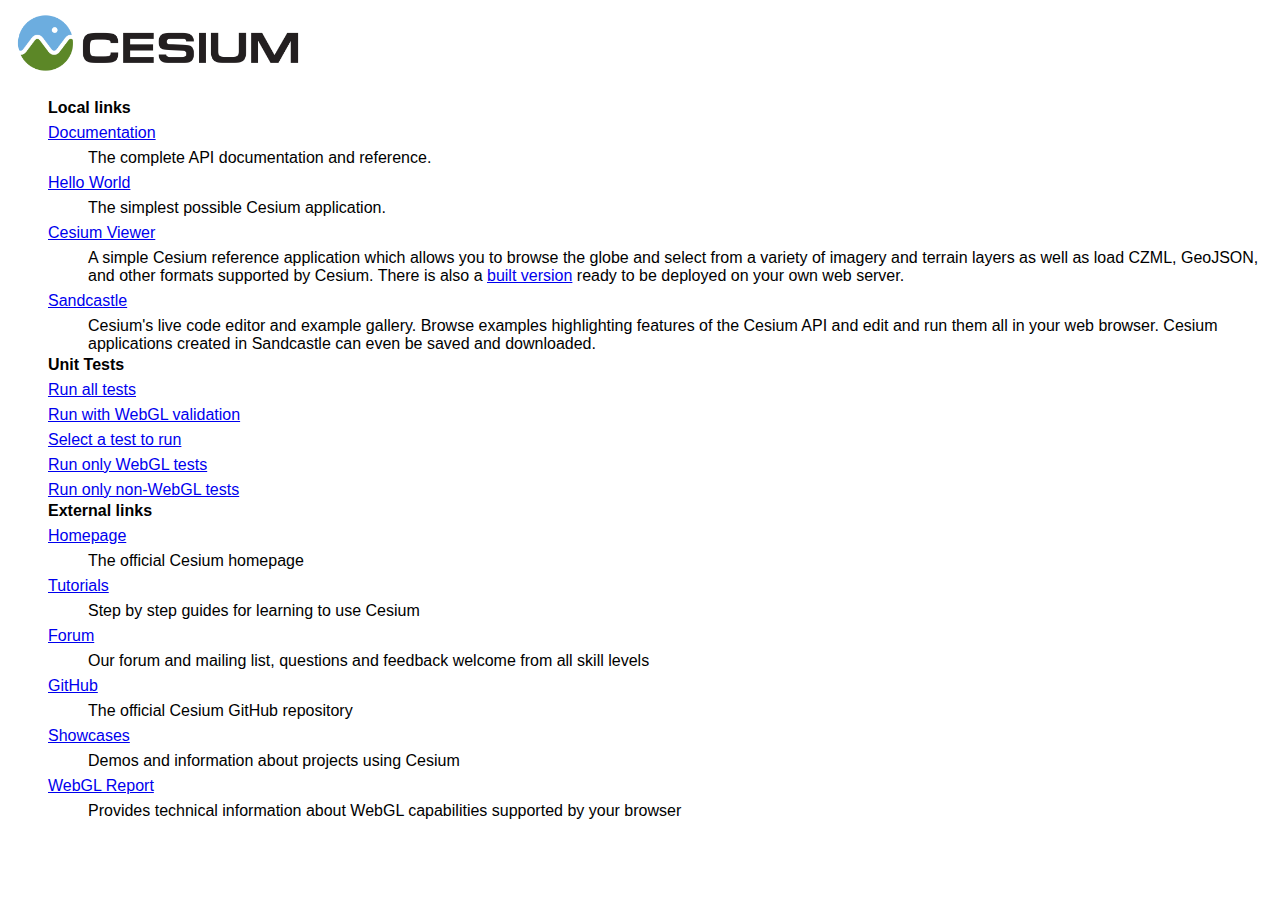
<file: annotation/static/TrackAnnot/resources/libs/Cesium-1.14/index.html>
<!doctype html>
<html>
<head>
<title>Cesium</title>
<link rel="shortcut icon" href="favicon.ico" type="image/x-icon" />
<style>
body {
    font-family: sans-serif;
}

dt {
    margin-top: 7px;
}

dd {
    margin-top: 7px;
}

li {
    margin-top: 3px;
}

ul {
    list-style-type: none;
}
</style>
</head>
<body>
  <div>
    <img src="logo.png" style='width: 50%; max-width: 300px' />
    <ul>
      <li><b>Local links</b>
        <dl>
          <dt>
            <a href="Build/Documentation/index.html">Documentation</a>
          </dt>
          <dd>The complete API documentation and reference.</dd>
          <dt>
            <a href="Apps/HelloWorld.html">Hello World</a>
          </dt>
          <dd>
            The simplest possible Cesium application.
          </dd>
          <dt>
            <a href="Apps/CesiumViewer/index.html">Cesium Viewer</a>
          </dt>
          <dd>
            A simple Cesium reference application which allows you to browse the globe and select from a variety of imagery and terrain
            layers as well as load CZML, GeoJSON, and other formats supported by Cesium. There is also a <a
              href="Build/Apps/CesiumViewer/index.html">built version</a> ready to be deployed on your own web server.
          </dd>
          <dt>
            <a href="Apps/Sandcastle/index.html">Sandcastle</a>
          </dt>
          <dd>Cesium's live code editor and example gallery. Browse examples highlighting features of the Cesium API and edit and run
            them all in your web browser. Cesium applications created in Sandcastle can even be saved and downloaded.</dd>
        </dl>
      <li><b>Unit Tests</b>
        <dl>
          <dt>
            <a href="Specs/SpecRunner.html">Run all tests</a>
          </dt>
          <dt>
            <a href="Specs/SpecRunner.html?webglValidation">Run with WebGL validation</a>
          </dt>
          <dt>
            <a href="Specs/SpecRunner.html?category=none">Select a test to run</a>
          </dt>
          <dt>
            <a href="Specs/SpecRunner.html?category=WebGL">Run only WebGL tests</a>
          </dt>
          <dt>
            <a href="Specs/SpecRunner.html?category=All&amp;not=WebGL">Run only non-WebGL tests</a>
          </dt>
        </dl></li>
      <li><b>External links</b>
        <dl>
          <dt>
            <a href="//cesiumjs.org">Homepage</a>
          </dt>
          <dd>The official Cesium homepage</dd>
          <dt>
            <a href="//cesiumjs.org/tutorials.html">Tutorials</a>
          </dt>
          <dd>Step by step guides for learning to use Cesium</dd>
          <dt>
            <a href="//cesiumjs.org/forum.html">Forum</a>
          </dt>
          <dd>Our forum and mailing list, questions and feedback welcome from all skill levels</dd>
          <dt>
            <a href="//github.com/AnalyticalGraphicsInc/cesium">GitHub</a>
          </dt>
          <dd>The official Cesium GitHub repository</dd>
          <dt>
            <a href="//cesiumjs.org/demos.html">Showcases</a>
          </dt>
          <dd>Demos and information about projects using Cesium</dd>
          <dt>
            <a href="http://webglreport.com/">WebGL Report</a>
          </dt>
          <dd>Provides technical information about WebGL capabilities supported by your browser</dd>
        </dl></li>
    </ul>
  </div>
  <script type="text/javascript">
      if (window.location.protocol === 'file:') {
          document.body.innerHTML = ""
          document.write('<p><b>This file must be hosted in a web server.</br>');
          document.write('See our <a href="https://cesiumjs.org/2013/04/12/Cesium-up-and-running/">Getting Started</a> ');
          document.write('tutorial for a step-by-step guide.</b></p>');
      }
  </script>
</body>
</html>
</file>
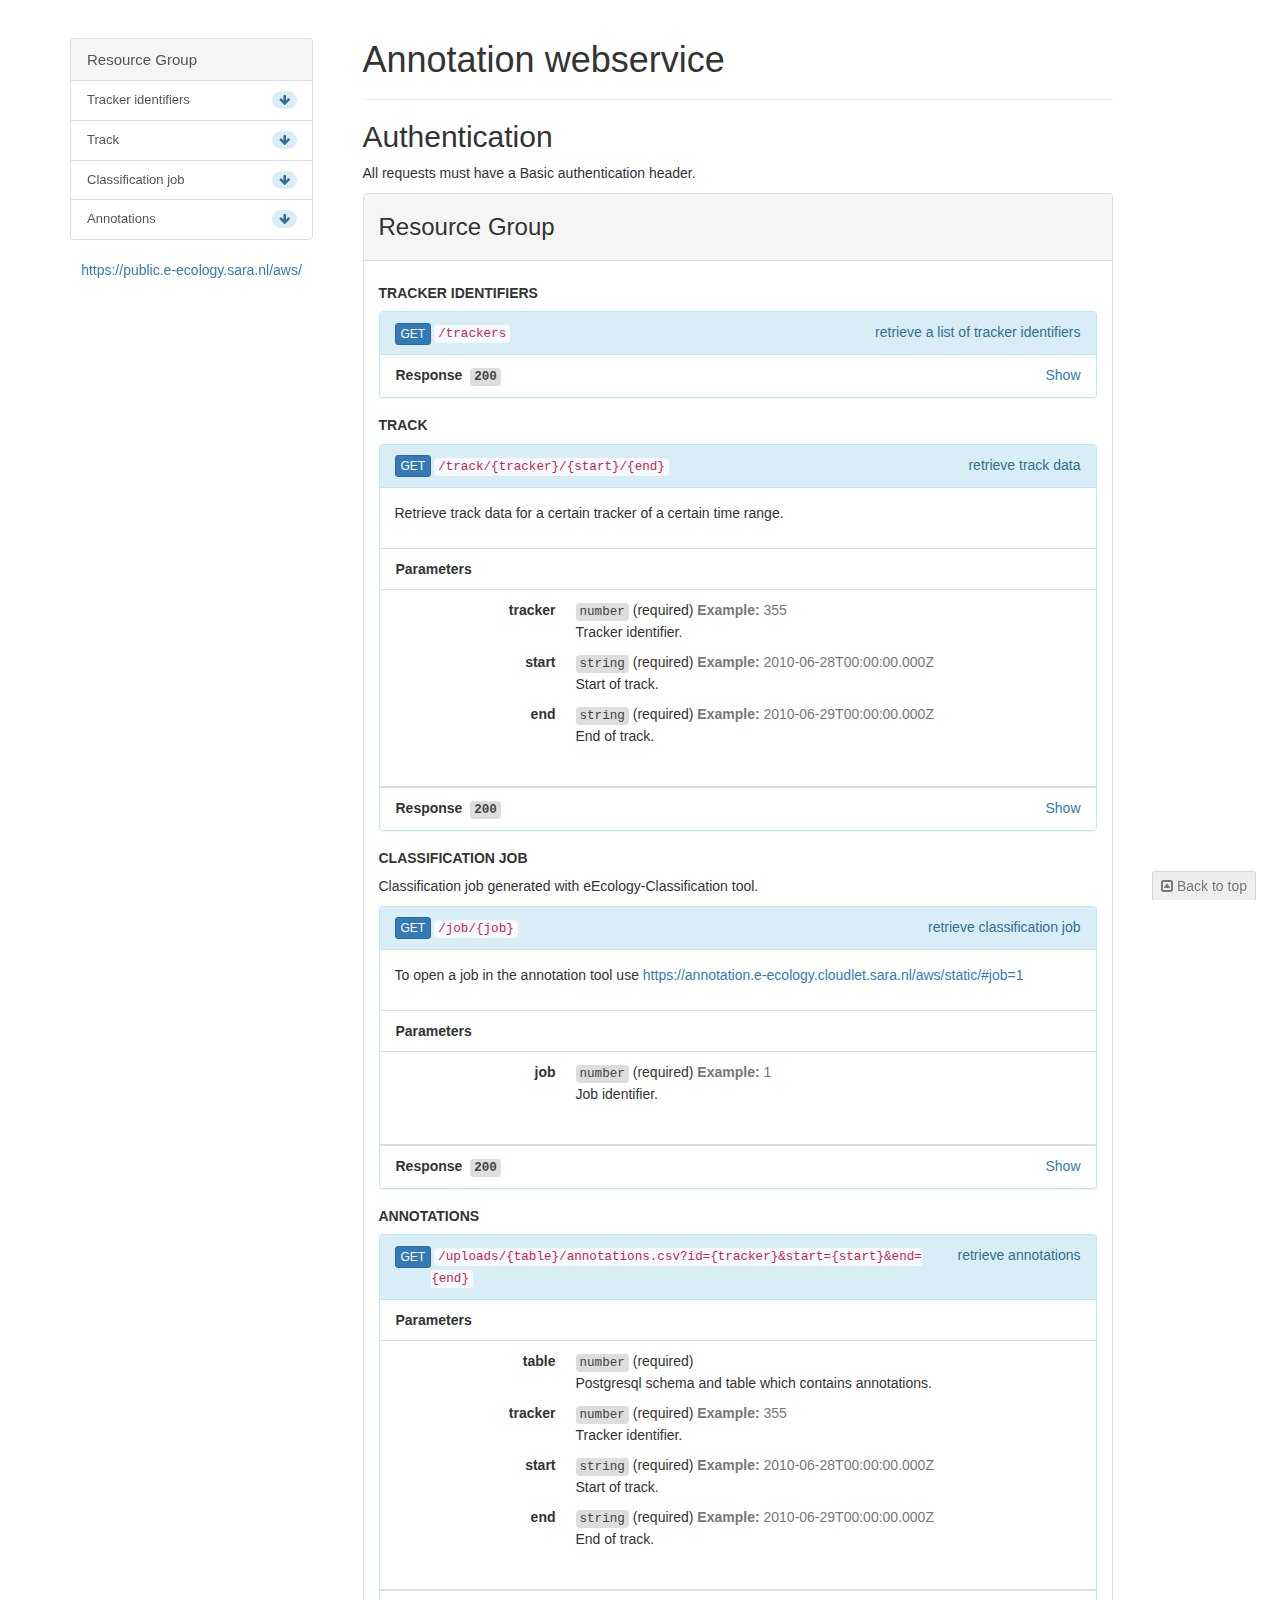
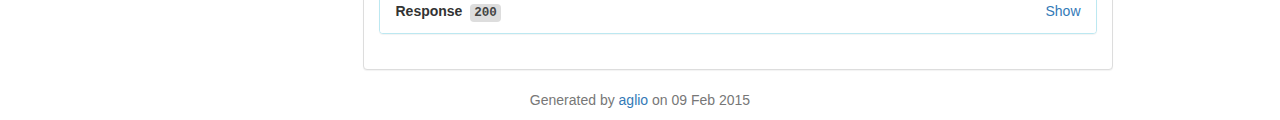
<file: api.html>
<!DOCTYPE html><html><head><meta charset="utf-8"><title>Annotation webservice</title><link rel="stylesheet" href="//netdna.bootstrapcdn.com/bootstrap/3.1.1/css/bootstrap.min.css"><link rel="stylesheet" href="//netdna.bootstrapcdn.com/font-awesome/4.0.3/css/font-awesome.min.css"><link rel="stylesheet" href="//fonts.googleapis.com/css?family=Roboto:400,700|Inconsolata|Raleway:200"><style>/* Highlight.js Theme Tomorrow */
.hljs-comment,.hljs-title{color:#8e908c}.hljs-variable,.hljs-attribute,.hljs-tag,.hljs-regexp,.ruby .hljs-constant,.xml .hljs-tag .hljs-title,.xml .hljs-pi,.xml .hljs-doctype,.html .hljs-doctype,.css .hljs-id,.css .hljs-class,.css .hljs-pseudo{color:#c82829}.hljs-number,.hljs-preprocessor,.hljs-pragma,.hljs-built_in,.hljs-literal,.hljs-params,.hljs-constant{color:#f5871f}.ruby .hljs-class .hljs-title,.css .hljs-rules .hljs-attribute{color:#eab700}.hljs-string,.hljs-value,.hljs-inheritance,.hljs-header,.ruby .hljs-symbol,.xml .hljs-cdata{color:#718c00}.css .hljs-hexcolor{color:#3e999f}.hljs-function,.python .hljs-decorator,.python .hljs-title,.ruby .hljs-function .hljs-title,.ruby .hljs-title .hljs-keyword,.perl .hljs-sub,.javascript .hljs-title,.coffeescript .hljs-title{color:#4271ae}.hljs-keyword,.javascript .hljs-function{color:#8959a8}.hljs{display:block;background:white;color:#4d4d4c;padding:.5em}.coffeescript .javascript,.javascript .xml,.tex .hljs-formula,.xml .javascript,.xml .vbscript,.xml .css,.xml .hljs-cdata{opacity:.5}</style><style>body,
h4,
h5 {
  font-family: 'Roboto' sans-serif !important;
}
h1,
h2,
h3,
.aglio {
  font-family: 'Raleway' sans-serif !important;
}
h1 a,
h2 a,
h3 a,
h4 a,
h5 a {
  display: none;
}
h1:hover a,
h2:hover a,
h3:hover a,
h4:hover a,
h5:hover a {
  display: inline;
}
code {
  color: #444;
  background-color: #ddd;
  font-family: 'Inconsolata' monospace !important;
}
a[data-target] {
  cursor: pointer;
}
h4 {
  font-size: 100%;
  font-weight: bold;
  text-transform: uppercase;
}
.back-to-top {
  position: fixed;
  z-index: 1;
  bottom: 0px;
  right: 24px;
  padding: 4px 8px;
  background-color: #eee;
  text-decoration: none !important;
  border-top: 1px solid rgba(0,0,0,0.1);
  border-left: 1px solid rgba(0,0,0,0.1);
  border-right: 1px solid rgba(0,0,0,0.1);
  border-top-left-radius: 3px;
  border-top-right-radius: 3px;
}
.panel {
  overflow: hidden;
}
.panel-heading code {
  margin-left: 3px;
  color: #c7254e;
  background-color: rgba(255,255,255,0.7);
  white-space: pre-wrap;
  white-space: -moz-pre-wrap;
  white-space: -pre-wrap;
  white-space: -o-pre-wrap;
  word-wrap: break-word;
}
.panel-heading h3 {
  margin-top: 10px;
  margin-bottom: 10px;
}
a.list-group-item:hover {
  background-color: #f8f8f8;
  border-left: 2px solid #555;
  padding-left: 15px;
}
.indent {
  display: block;
  text-indent: 16px;
}
.list-group-item {
  padding-left: 16px;
}
.list-group-item .toggle .open {
  display: block;
}
.list-group-item .toggle .closed {
  display: none;
}
.list-group-item.collapsed .toggle .open {
  display: none;
}
.list-group-item.collapsed .toggle .closed {
  display: block;
}
a.list-group-item {
  font-size: 13px;
  white-space: nowrap;
  text-overflow: ellipsis;
  overflow: hidden;
}
a.list-group-item.heading {
  font-size: 15px;
  background-color: #f5f5f5;
}
a.list-group-item.heading:hover {
  background-color: #f8f8f8;
}
.list-group-item.collapse {
  display: none;
}
.list-group-item.collapse.in {
  display: block;
}
.list-group-item a span.closed {
  display: none;
}
.list-group-item a span.open {
  display: block;
}
.list-group-item a.collapsed span.closed {
  display: block;
}
.list-group-item a.collapsed span.open {
  display: none;
}
#nav {
  width: inherit;
  margin-top: 38px;
  max-width: 255px;
  top: 0;
  bottom: 0;
  padding-right: 12px;
  padding-bottom: 12px;
  overflow-y: auto;
}
@media (max-width: 1199px) {
  #nav {
    max-width: 212px;
  }
}
</style></head><body><a href="#top" class="text-muted back-to-top"><i class="fa fa-toggle-up"></i>&nbsp;Back to top</a><div class="container"><div class="row"><div class="col-md-3"><nav id="nav" class="hidden-sm hidden-xs affix nav"><div class="list-group"><a data-toggle="" data-target="#-menu" href="#" class="list-group-item heading collapsed">Resource Group</a><div id="-menu"><a href="#-tracker-identifiers" style="border-top-left-radius: 0; border-top-right-radius: 0" class="list-group-item"><span class="badge alert-info"><i class="fa fa-arrow-down"></i></span>Tracker identifiers</a><a href="#-track" style="border-top-left-radius: 0; border-top-right-radius: 0" class="list-group-item"><span class="badge alert-info"><i class="fa fa-arrow-down"></i></span>Track</a><a href="#-classification-job" style="border-top-left-radius: 0; border-top-right-radius: 0" class="list-group-item"><span class="badge alert-info"><i class="fa fa-arrow-down"></i></span>Classification job</a><a href="#-annotations" style="border-top-left-radius: 0; border-top-right-radius: 0" class="list-group-item"><span class="badge alert-info"><i class="fa fa-arrow-down"></i></span>Annotations</a></div></div><p style="text-align: center; word-wrap: break-word;"><a href="https://public.e-ecology.sara.nl/aws/">https://public.e-ecology.sara.nl/aws/</a></p></nav></div><div class="col-md-8"><div><header><div class="page-header"><h1 id="top">Annotation webservice</h1></div></header><div class="description"><h2>Authentication</h2>
<p>All requests must have a Basic authentication header.</p>
</div></div><div><div class="panel panel-default"><div class="panel-heading"><h3 id="">Resource Group&nbsp;<a href="#"><i class="fa fa-link"></i></a></h3></div><div class="panel-body"><h4 id="-tracker-identifiers">Tracker identifiers&nbsp;<a href="#-tracker-identifiers"><i class="fa fa-link"></i></a></h4><section id="-tracker-identifiers-get" class="panel panel-info"><div class="panel-heading"><div style="float:right"><span style="text-transform: lowercase">Retrieve a list of tracker identifiers</span></div><div style="float:left"><a href="#-tracker-identifiers-get" class="btn btn-xs btn-primary">GET</a></div><div style="overflow:hidden"><code>/trackers</code></div></div><ul class="list-group"><li class="list-group-item"><strong>Response&nbsp;&nbsp;<code>200</code></strong><a data-toggle="collapse" data-target="#4ef173424718df3670dd995b870f9864" class="pull-right collapsed"><span class="closed">Show</span><span class="open">Hide</span></a></li><li id="4ef173424718df3670dd995b870f9864" class="list-group-item panel-collapse collapse"><h5>Headers</h5><pre><code><span class="hljs-attribute">Content-Type</span>: <span class="hljs-string">application/json</span><br></code></pre><h5>Body</h5><pre><code>{
    "<span class="hljs-attribute">trackers</span>": <span class="hljs-value">[{
        "<span class="hljs-attribute">id</span>": <span class="hljs-value"><span class="hljs-number">1</span>
    </span>},{
        "<span class="hljs-attribute">id</span>": <span class="hljs-value"><span class="hljs-number">2</span>
    </span>}]
</span>}
</code></pre></li></ul></section><h4 id="-track">Track&nbsp;<a href="#-track"><i class="fa fa-link"></i></a></h4><section id="-track-get" class="panel panel-info"><div class="panel-heading"><div style="float:right"><span style="text-transform: lowercase">Retrieve track data</span></div><div style="float:left"><a href="#-track-get" class="btn btn-xs btn-primary">GET</a></div><div style="overflow:hidden"><code>/track/{tracker}/{start}/{end}</code></div></div><div class="panel-body"><p>Retrieve track data for a certain tracker of a certain time range.</p>
</div><ul class="list-group"><li class="list-group-item bg-default"><strong>Parameters</strong></li><li class="list-group-item"><dl class="dl-horizontal"><dt>tracker</dt><dd><code>number</code>&nbsp;<span class="required">(required)</span>&nbsp;<span class="text-muted example"><strong>Example:&nbsp;</strong><span>355</span></span><p>Tracker identifier.</p>
</dd><dt>start</dt><dd><code>string</code>&nbsp;<span class="required">(required)</span>&nbsp;<span class="text-muted example"><strong>Example:&nbsp;</strong><span>2010-06-28T00:00:00.000Z</span></span><p>Start of track.</p>
</dd><dt>end</dt><dd><code>string</code>&nbsp;<span class="required">(required)</span>&nbsp;<span class="text-muted example"><strong>Example:&nbsp;</strong><span>2010-06-29T00:00:00.000Z</span></span><p>End of track.</p>
</dd></dl></li></ul><ul class="list-group"><li class="list-group-item"><strong>Response&nbsp;&nbsp;<code>200</code></strong><a data-toggle="collapse" data-target="#c2c3c579b34eac6cab10f5bbc8f1c3f6" class="pull-right collapsed"><span class="closed">Show</span><span class="open">Hide</span></a></li><li id="c2c3c579b34eac6cab10f5bbc8f1c3f6" class="list-group-item panel-collapse collapse"><h5>Headers</h5><pre><code><span class="hljs-attribute">Content-Type</span>: <span class="hljs-string">application/json</span><br></code></pre><h5>Body</h5><pre><code>[
    {
        "<span class="hljs-attribute">tspeed</span>" : <span class="hljs-value"><span class="hljs-number">2.23991</span></span>,
        "<span class="hljs-attribute">time_acceleration</span>" : <span class="hljs-value">[
            <span class="hljs-number">0</span>, <span class="hljs-number">0.05</span>, <span class="hljs-number">0.1</span>, <span class="hljs-number">0.15</span>, <span class="hljs-number">0.2</span>, <span class="hljs-number">0.25</span>, <span class="hljs-number">0.3</span>, <span class="hljs-number">0.35</span>, <span class="hljs-number">0.4</span>, <span class="hljs-number">0.45</span>,
            <span class="hljs-number">0.5</span>, <span class="hljs-number">0.55</span>, <span class="hljs-number">0.6</span>, <span class="hljs-number">0.65</span>, <span class="hljs-number">0.7</span>, <span class="hljs-number">0.75</span>, <span class="hljs-number">0.8</span>, <span class="hljs-number">0.85</span>, <span class="hljs-number">0.9</span>, <span class="hljs-number">0.95</span>,
            <span class="hljs-number">1</span>, <span class="hljs-number">1.05</span>, <span class="hljs-number">1.1</span>, <span class="hljs-number">1.15</span>, <span class="hljs-number">1.2</span>, <span class="hljs-number">1.25</span>, <span class="hljs-number">1.3</span>, <span class="hljs-number">1.35</span>, <span class="hljs-number">1.4</span>, <span class="hljs-number">1.45</span>,
            <span class="hljs-number">1.5</span>, <span class="hljs-number">1.55</span>, <span class="hljs-number">1.6</span>, <span class="hljs-number">1.65</span>, <span class="hljs-number">1.7</span>, <span class="hljs-number">1.75</span>, <span class="hljs-number">1.8</span>, <span class="hljs-number">1.85</span>, <span class="hljs-number">1.9</span>, <span class="hljs-number">1.95</span>
        ]</span>,
        "<span class="hljs-attribute">lat</span>" : <span class="hljs-value"><span class="hljs-number">52.99744</span></span>,
        "<span class="hljs-attribute">z_acceleration</span>" : <span class="hljs-value">[
            <span class="hljs-number">1.3111</span>, <span class="hljs-number">1.6039</span>, <span class="hljs-number">1.7504</span>, <span class="hljs-number">1.019</span>, -<span class="hljs-number">0.0046</span>, <span class="hljs-number">0.2876</span>, <span class="hljs-number">0.7754</span>, <span class="hljs-number">1.3604</span>, <span class="hljs-number">1.7011</span>, <span class="hljs-number">1.5554</span>,
            <span class="hljs-number">0.6775</span>, <span class="hljs-number">0.1168</span>, <span class="hljs-number">0.4097</span>, <span class="hljs-number">1.214</span>, <span class="hljs-number">1.5311</span>, <span class="hljs-number">1.8232</span>, <span class="hljs-number">1.3604</span>, <span class="hljs-number">0.3118</span>, <span class="hljs-number">0.239</span>, <span class="hljs-number">0.629</span>,
            <span class="hljs-number">1.2625</span>, <span class="hljs-number">1.6039</span>, <span class="hljs-number">1.6525</span>, <span class="hljs-number">0.9461</span>, <span class="hljs-number">0.1411</span>, <span class="hljs-number">0.3361</span>, <span class="hljs-number">0.8483</span>, <span class="hljs-number">1.3847</span>, <span class="hljs-number">1.7011</span>, <span class="hljs-number">1.6282</span>,
            <span class="hljs-number">0.7261</span>, <span class="hljs-number">0.1411</span>, <span class="hljs-number">0.3854</span>, <span class="hljs-number">1.1654</span>, <span class="hljs-number">1.4818</span>, <span class="hljs-number">1.7011</span>, <span class="hljs-number">1.2625</span>, <span class="hljs-number">0.3361</span>, <span class="hljs-number">0.2147</span>, <span class="hljs-number">0.5311</span>
        ]</span>,
        "<span class="hljs-attribute">x_acceleration</span>" : <span class="hljs-value">[
            <span class="hljs-number">0.2051</span>, -<span class="hljs-number">0.0356</span>, -<span class="hljs-number">0.1455</span>, -<span class="hljs-number">0.0426</span>, -<span class="hljs-number">0.1223</span>, <span class="hljs-number">0.0952</span>, <span class="hljs-number">0.4056</span>, <span class="hljs-number">0.1331</span>, <span class="hljs-number">0.0163</span>, -<span class="hljs-number">0.0286</span>,
            -<span class="hljs-number">0.1099</span>, <span class="hljs-number">0.0588</span>, <span class="hljs-number">0.1223</span>, <span class="hljs-number">0.346</span>, <span class="hljs-number">0.0836</span>, -<span class="hljs-number">0.0797</span>, -<span class="hljs-number">0.0449</span>, -<span class="hljs-number">0.2043</span>, <span class="hljs-number">0.0565</span>, <span class="hljs-number">0.2128</span>,
            <span class="hljs-number">0.2446</span>, <span class="hljs-number">0.0279</span>, -<span class="hljs-number">0.0534</span>, -<span class="hljs-number">0.0495</span>, -<span class="hljs-number">0.1935</span>, <span class="hljs-number">0.0441</span>, <span class="hljs-number">0.428</span>, <span class="hljs-number">0.1184</span>, <span class="hljs-number">0.0511</span>, -<span class="hljs-number">0.0039</span>,
            -<span class="hljs-number">0.1006</span>, <span class="hljs-number">0.0356</span>, <span class="hljs-number">0.1556</span>, <span class="hljs-number">0.3452</span>, <span class="hljs-number">0.0975</span>, -<span class="hljs-number">0.0875</span>, -<span class="hljs-number">0.0433</span>, -<span class="hljs-number">0.1803</span>, <span class="hljs-number">0.024</span>, <span class="hljs-number">0.1858</span>
        ]</span>,
        "<span class="hljs-attribute">date_time</span>" : <span class="hljs-value"><span class="hljs-string">"2010-06-28T00:27:58+00:00"</span></span>,
        "<span class="hljs-attribute">direction</span>" : <span class="hljs-value">-<span class="hljs-number">162.87</span></span>,
        "<span class="hljs-attribute">y_acceleration</span>" : <span class="hljs-value">[
            -<span class="hljs-number">0.0358</span>, -<span class="hljs-number">0.3115</span>, -<span class="hljs-number">0.281</span>, -<span class="hljs-number">0.3077</span>, <span class="hljs-number">0.032</span>, -<span class="hljs-number">0.1013</span>, <span class="hljs-number">0.0251</span>, -<span class="hljs-number">0.2163</span>, -<span class="hljs-number">0.4037</span>, -<span class="hljs-number">0.3968</span>,
            -<span class="hljs-number">0.1569</span>, <span class="hljs-number">0.0244</span>, -<span class="hljs-number">0.2148</span>, -<span class="hljs-number">0.1752</span>, -<span class="hljs-number">0.3511</span>, -<span class="hljs-number">0.3846</span>, -<span class="hljs-number">0.3077</span>, -<span class="hljs-number">0.0183</span>, -<span class="hljs-number">0.2087</span>, -<span class="hljs-number">0.179</span>,
            -<span class="hljs-number">0.0708</span>, -<span class="hljs-number">0.2331</span>, -<span class="hljs-number">0.3503</span>, -<span class="hljs-number">0.2445</span>, <span class="hljs-number">0.0571</span>, -<span class="hljs-number">0.1889</span>, -<span class="hljs-number">0.2254</span>, -<span class="hljs-number">0.0838</span>, -<span class="hljs-number">0.3222</span>, -<span class="hljs-number">0.4303</span>,
            -<span class="hljs-number">0.2833</span>, -<span class="hljs-number">0.0099</span>, -<span class="hljs-number">0.1637</span>, -<span class="hljs-number">0.1538</span>, -<span class="hljs-number">0.2315</span>, -<span class="hljs-number">0.3206</span>, -<span class="hljs-number">0.3503</span>, -<span class="hljs-number">0.0373</span>, -<span class="hljs-number">0.0876</span>, -<span class="hljs-number">0.1919</span>
        ]</span>,
        "<span class="hljs-attribute">tdirection</span>" : <span class="hljs-value"><span class="hljs-number">14.31</span></span>,
        "<span class="hljs-attribute">speed</span>" : <span class="hljs-value"><span class="hljs-number">12.51012</span></span>,
        "<span class="hljs-attribute">lon</span>" : <span class="hljs-value"><span class="hljs-number">4.73637</span></span>,
        "<span class="hljs-attribute">temperature</span>" : <span class="hljs-value"><span class="hljs-number">17.4</span></span>,
        "<span class="hljs-attribute">altitude</span>" : <span class="hljs-value"><span class="hljs-number">19</span>
    </span>}
]
</code></pre></li></ul></section><h4 id="-classification-job">Classification job&nbsp;<a href="#-classification-job"><i class="fa fa-link"></i></a></h4><p>Classification job generated with eEcology-Classification tool.</p>
<section id="-classification-job-get" class="panel panel-info"><div class="panel-heading"><div style="float:right"><span style="text-transform: lowercase">Retrieve classification job</span></div><div style="float:left"><a href="#-classification-job-get" class="btn btn-xs btn-primary">GET</a></div><div style="overflow:hidden"><code>/job/{job}</code></div></div><div class="panel-body"><p>To open a job in the annotation tool use <a href="https://annotation.e-ecology.cloudlet.sara.nl/aws/static/#job=1">https://annotation.e-ecology.cloudlet.sara.nl/aws/static/#job=1</a></p>
</div><ul class="list-group"><li class="list-group-item bg-default"><strong>Parameters</strong></li><li class="list-group-item"><dl class="dl-horizontal"><dt>job</dt><dd><code>number</code>&nbsp;<span class="required">(required)</span>&nbsp;<span class="text-muted example"><strong>Example:&nbsp;</strong><span>1</span></span><p>Job identifier.</p>
</dd></dl></li></ul><ul class="list-group"><li class="list-group-item"><strong>Response&nbsp;&nbsp;<code>200</code></strong><a data-toggle="collapse" data-target="#7f59e0798cb8ef896107b93bcf55aab2" class="pull-right collapsed"><span class="closed">Show</span><span class="open">Hide</span></a></li><li id="7f59e0798cb8ef896107b93bcf55aab2" class="list-group-item panel-collapse collapse"><h5>Headers</h5><pre><code><span class="hljs-attribute">Content-Type</span>: <span class="hljs-string">application/json</span><br></code></pre><h5>Body</h5><pre><code>{
    "<span class="hljs-attribute">tracker</span>": <span class="hljs-value">{
        "<span class="hljs-attribute">id</span>": <span class="hljs-value"><span class="hljs-number">355</span></span>,
        "<span class="hljs-attribute">start</span>": <span class="hljs-value"><span class="hljs-string">"2010-06-28T00:00:00.000Z"</span></span>,
        "<span class="hljs-attribute">end</span>": <span class="hljs-value"><span class="hljs-string">"2010-06-29T00:00:00.000Z"</span>
    </span>}</span>,
    "<span class="hljs-attribute">classifier</span>": <span class="hljs-value">{
        "<span class="hljs-attribute">labels</span>": <span class="hljs-value">[{
            "<span class="hljs-attribute">id</span>": <span class="hljs-value"><span class="hljs-number">1</span></span>,
            "<span class="hljs-attribute">label</span>": <span class="hljs-value"><span class="hljs-string">"flying"</span></span>,
            "<span class="hljs-attribute">color</span>": <span class="hljs-value"><span class="hljs-string">"rgb(255,0,0)"</span>
        </span>}]
    </span>}</span>,
    "<span class="hljs-attribute">classifications</span>": <span class="hljs-value">[{
        "<span class="hljs-attribute">ts</span>": <span class="hljs-value"><span class="hljs-string">"2010-06-28T00:27:58+00:00"</span></span>,
        "<span class="hljs-attribute">class</span>": <span class="hljs-value"><span class="hljs-number">1</span>
    </span>}]
</span>}
</code></pre></li></ul></section><h4 id="-annotations">Annotations&nbsp;<a href="#-annotations"><i class="fa fa-link"></i></a></h4><section id="-annotations-get" class="panel panel-info"><div class="panel-heading"><div style="float:right"><span style="text-transform: lowercase">Retrieve annotations</span></div><div style="float:left"><a href="#-annotations-get" class="btn btn-xs btn-primary">GET</a></div><div style="overflow:hidden"><code>/uploads/{table}/annotations.csv?id={tracker}&amp;start={start}&amp;end={end}</code></div></div><ul class="list-group"><li class="list-group-item bg-default"><strong>Parameters</strong></li><li class="list-group-item"><dl class="dl-horizontal"><dt>table</dt><dd><code>number</code>&nbsp;<span class="required">(required)</span>&nbsp;<p>Postgresql schema and table which contains annotations.</p>
</dd><dt>tracker</dt><dd><code>number</code>&nbsp;<span class="required">(required)</span>&nbsp;<span class="text-muted example"><strong>Example:&nbsp;</strong><span>355</span></span><p>Tracker identifier.</p>
</dd><dt>start</dt><dd><code>string</code>&nbsp;<span class="required">(required)</span>&nbsp;<span class="text-muted example"><strong>Example:&nbsp;</strong><span>2010-06-28T00:00:00.000Z</span></span><p>Start of track.</p>
</dd><dt>end</dt><dd><code>string</code>&nbsp;<span class="required">(required)</span>&nbsp;<span class="text-muted example"><strong>Example:&nbsp;</strong><span>2010-06-29T00:00:00.000Z</span></span><p>End of track.</p>
</dd></dl></li></ul><ul class="list-group"><li class="list-group-item"><strong>Response&nbsp;&nbsp;<code>200</code></strong><a data-toggle="collapse" data-target="#2d48f7feddd362f11ddaa2eba8973e95" class="pull-right collapsed"><span class="closed">Show</span><span class="open">Hide</span></a></li><li id="2d48f7feddd362f11ddaa2eba8973e95" class="list-group-item panel-collapse collapse"><h5>Headers</h5><pre><code><span class="hljs-attribute">Content-Type</span>: <span class="hljs-string">application/json</span><br></code></pre><h5>Body</h5><pre><code><span class="hljs-tag">device_info_serial</span>, <span class="hljs-tag">date_time</span>, <span class="hljs-tag">class_id</span>
355,2010<span class="hljs-tag">-06-28T02</span><span class="hljs-pseudo">:13</span><span class="hljs-pseudo">:20+00</span><span class="hljs-pseudo">:00</span>,3
</code></pre></li></ul></section></div></div></div></div></div></div><p style="text-align: center;" class="text-muted">Generated by&nbsp;<a href="https://github.com/danielgtaylor/aglio" class="aglio">aglio</a>&nbsp;on 09 Feb 2015</p><div id="localFile" style="display: none; position: absolute; top: 0; left: 0; width: 100%; color: white; background: red; font-size: 150%; text-align: center; padding: 1em;">This page may not display correctly when opened as a local file. Instead, view it from a web server.

</div></body><script src="//code.jquery.com/jquery-1.11.0.min.js"></script><script src="//netdna.bootstrapcdn.com/bootstrap/3.1.1/js/bootstrap.min.js"></script><script>(function() {
  if (location.protocol === 'file:') {
    document.getElementById('localFile').style.display = 'block';
  }

}).call(this);
</script><script>(function() {
  $('table').addClass('table');

}).call(this);
</script></html>
</file>
